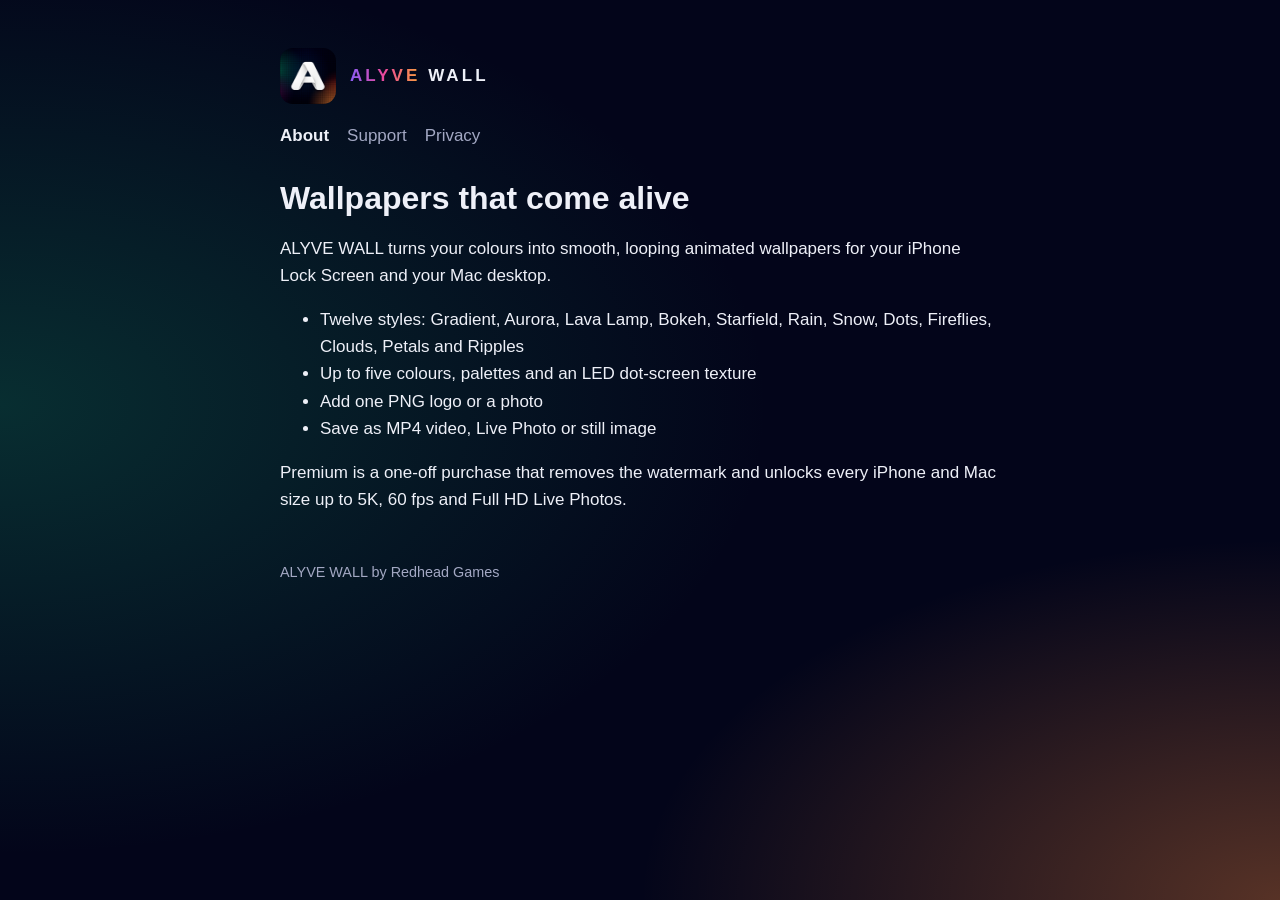
<file: docs/index.html>
<!doctype html>
<html lang="en-GB">
<head>
  <meta charset="utf-8">
  <meta name="viewport" content="width=device-width, initial-scale=1">
  <title>ALYVE WALL · Animated wallpapers for iPhone and Mac</title>
  <meta name="description" content="Make animated wallpapers for iPhone and Mac and save them as MP4 videos or Live Photos.">
  <link rel="stylesheet" href="style.css">
  <link rel="icon" href="icon.png">
</head>
<body>
<main>
  <a class="brand" href="index.html"><img src="icon.png" alt=""><span><b>ALYVE</b> WALL</span></a>
  <nav aria-label="Pages"><a href="index.html" aria-current="page">About</a><a href="support.html">Support</a><a href="privacy.html">Privacy</a></nav>
  <h1>Wallpapers that come alive</h1>
  <p>ALYVE WALL turns your colours into smooth, looping animated wallpapers for your iPhone Lock Screen and your Mac desktop.</p>
  <ul>
    <li>Twelve styles: Gradient, Aurora, Lava Lamp, Bokeh, Starfield, Rain, Snow, Dots, Fireflies, Clouds, Petals and Ripples</li>
    <li>Up to five colours, palettes and an LED dot-screen texture</li>
    <li>Add one PNG logo or a photo</li>
    <li>Save as MP4 video, Live Photo or still image</li>
  </ul>
  <p>Premium is a one-off purchase that removes the watermark and unlocks every iPhone and Mac size up to 5K, 60 fps and Full HD Live Photos.</p>
  <footer>ALYVE WALL by Redhead Games</footer>
</main>
</body>
</html>
</file>
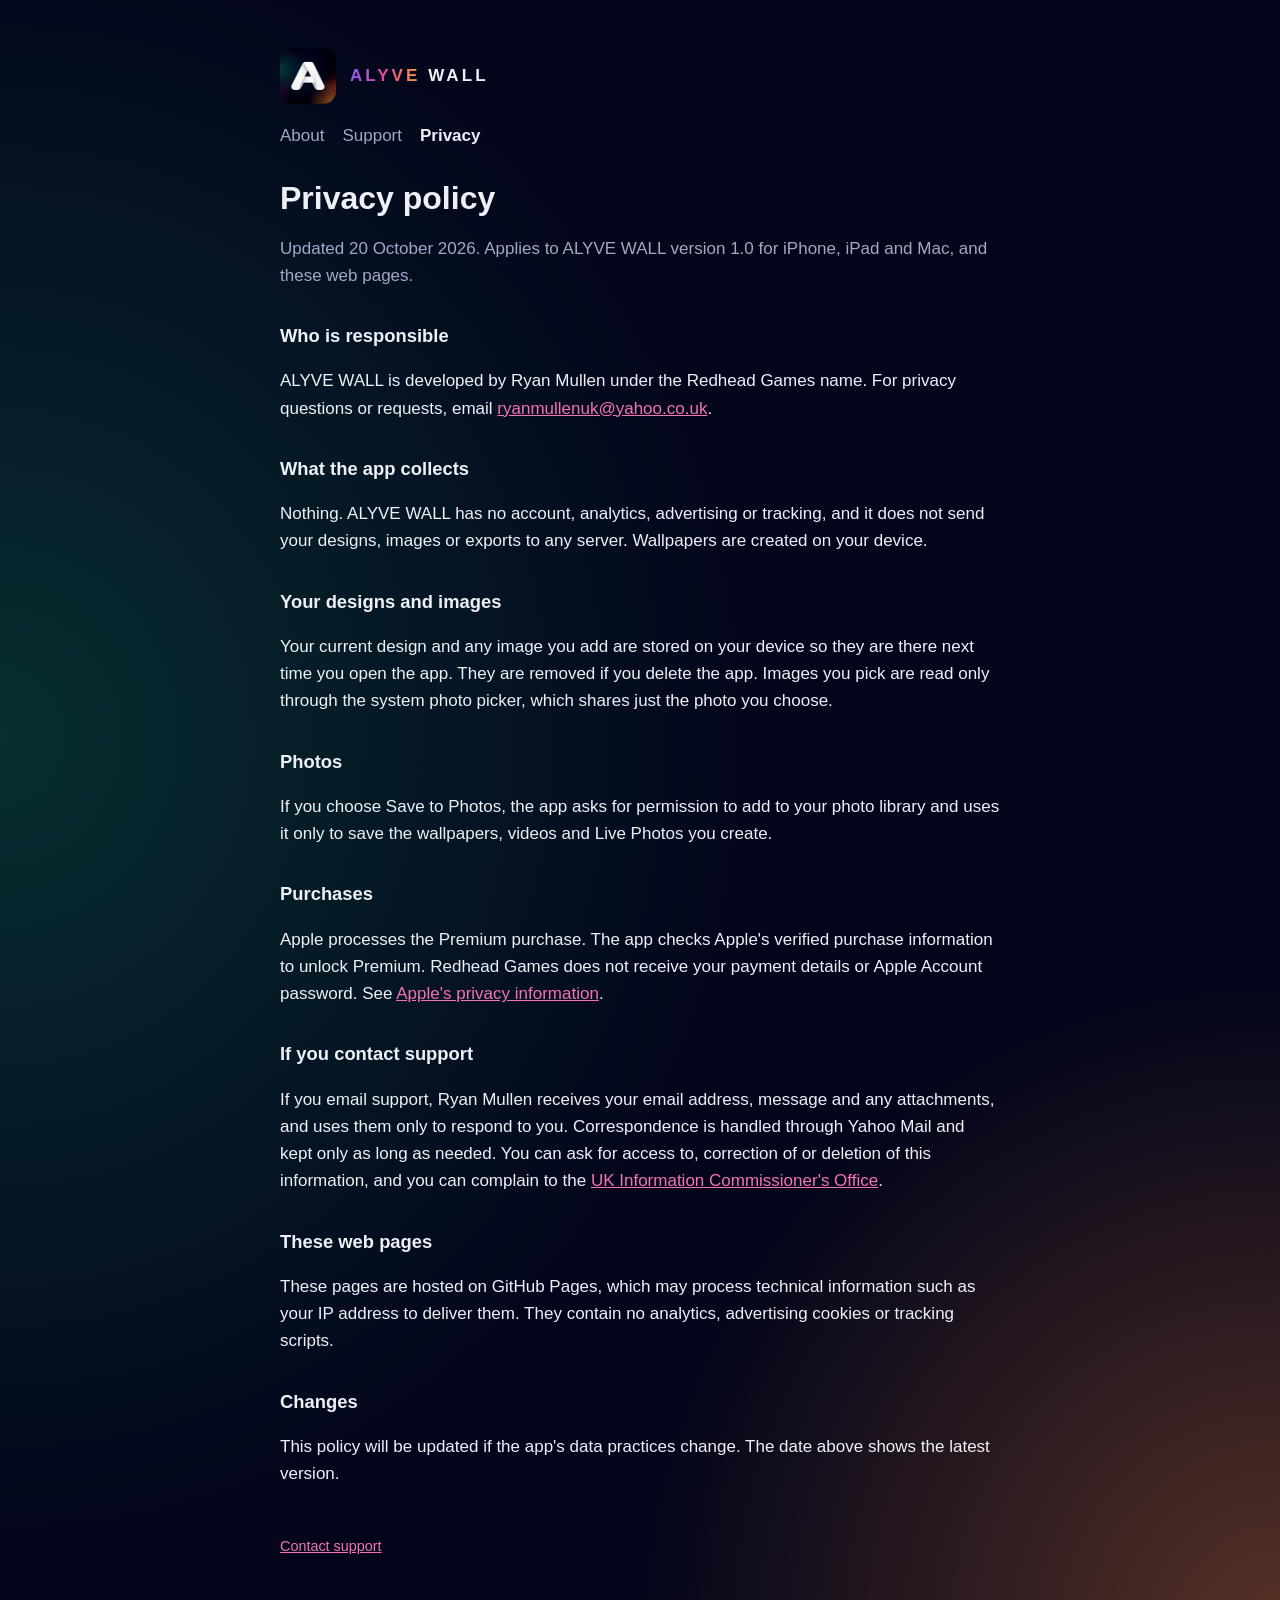
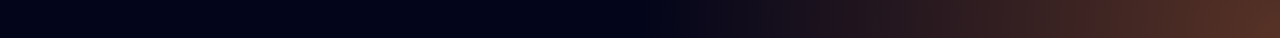
<file: docs/privacy.html>
<!doctype html>
<html lang="en-GB">
<head>
  <meta charset="utf-8">
  <meta name="viewport" content="width=device-width, initial-scale=1">
  <title>ALYVE WALL privacy policy</title>
  <meta name="description" content="How ALYVE WALL handles your data: it doesn't collect any.">
  <link rel="stylesheet" href="style.css">
  <link rel="icon" href="icon.png">
</head>
<body>
<main>
  <a class="brand" href="index.html"><img src="icon.png" alt=""><span><b>ALYVE</b> WALL</span></a>
  <nav aria-label="Pages"><a href="index.html">About</a><a href="support.html">Support</a><a href="privacy.html" aria-current="page">Privacy</a></nav>
  <h1>Privacy policy</h1>
  <p class="muted">Updated 20 October 2026. Applies to ALYVE WALL version 1.0 for iPhone, iPad and Mac, and these web pages.</p>
  <h2>Who is responsible</h2>
  <p>ALYVE WALL is developed by Ryan Mullen under the Redhead Games name. For privacy questions or requests, email <a href="mailto:ryanmullenuk@yahoo.co.uk">ryanmullenuk@yahoo.co.uk</a>.</p>
  <h2>What the app collects</h2>
  <p>Nothing. ALYVE WALL has no account, analytics, advertising or tracking, and it does not send your designs, images or exports to any server. Wallpapers are created on your device.</p>
  <h2>Your designs and images</h2>
  <p>Your current design and any image you add are stored on your device so they are there next time you open the app. They are removed if you delete the app. Images you pick are read only through the system photo picker, which shares just the photo you choose.</p>
  <h2>Photos</h2>
  <p>If you choose Save to Photos, the app asks for permission to add to your photo library and uses it only to save the wallpapers, videos and Live Photos you create.</p>
  <h2>Purchases</h2>
  <p>Apple processes the Premium purchase. The app checks Apple's verified purchase information to unlock Premium. Redhead Games does not receive your payment details or Apple Account password. See <a href="https://www.apple.com/legal/privacy/">Apple's privacy information</a>.</p>
  <h2>If you contact support</h2>
  <p>If you email support, Ryan Mullen receives your email address, message and any attachments, and uses them only to respond to you. Correspondence is handled through Yahoo Mail and kept only as long as needed. You can ask for access to, correction of or deletion of this information, and you can complain to the <a href="https://ico.org.uk/make-a-complaint/">UK Information Commissioner's Office</a>.</p>
  <h2>These web pages</h2>
  <p>These pages are hosted on GitHub Pages, which may process technical information such as your IP address to deliver them. They contain no analytics, advertising cookies or tracking scripts.</p>
  <h2>Changes</h2>
  <p>This policy will be updated if the app's data practices change. The date above shows the latest version.</p>
  <footer><a href="support.html">Contact support</a></footer>
</main>
</body>
</html>
</file>
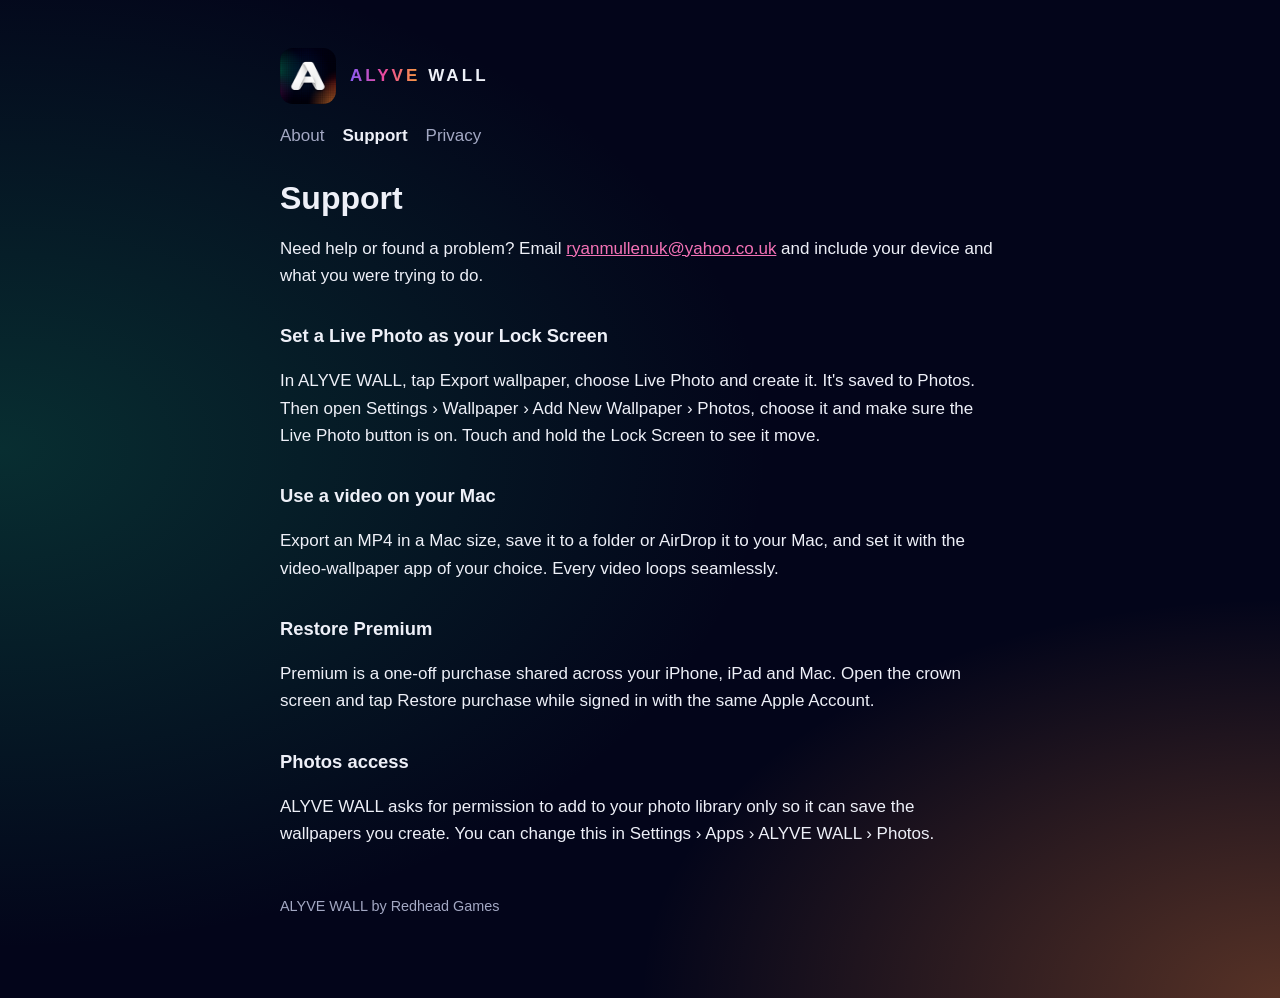
<file: docs/support.html>
<!doctype html>
<html lang="en-GB">
<head>
  <meta charset="utf-8">
  <meta name="viewport" content="width=device-width, initial-scale=1">
  <title>ALYVE WALL support</title>
  <meta name="description" content="Help with ALYVE WALL, the animated wallpaper app for iPhone and Mac.">
  <link rel="stylesheet" href="style.css">
  <link rel="icon" href="icon.png">
</head>
<body>
<main>
  <a class="brand" href="index.html"><img src="icon.png" alt=""><span><b>ALYVE</b> WALL</span></a>
  <nav aria-label="Pages"><a href="index.html">About</a><a href="support.html" aria-current="page">Support</a><a href="privacy.html">Privacy</a></nav>
  <h1>Support</h1>
  <p>Need help or found a problem? Email <a href="mailto:ryanmullenuk@yahoo.co.uk?subject=ALYVE%20WALL">ryanmullenuk@yahoo.co.uk</a> and include your device and what you were trying to do.</p>
  <h2>Set a Live Photo as your Lock Screen</h2>
  <p>In ALYVE WALL, tap Export wallpaper, choose Live Photo and create it. It's saved to Photos. Then open Settings › Wallpaper › Add New Wallpaper › Photos, choose it and make sure the Live Photo button is on. Touch and hold the Lock Screen to see it move.</p>
  <h2>Use a video on your Mac</h2>
  <p>Export an MP4 in a Mac size, save it to a folder or AirDrop it to your Mac, and set it with the video-wallpaper app of your choice. Every video loops seamlessly.</p>
  <h2>Restore Premium</h2>
  <p>Premium is a one-off purchase shared across your iPhone, iPad and Mac. Open the crown screen and tap Restore purchase while signed in with the same Apple Account.</p>
  <h2>Photos access</h2>
  <p>ALYVE WALL asks for permission to add to your photo library only so it can save the wallpapers you create. You can change this in Settings › Apps › ALYVE WALL › Photos.</p>
  <footer>ALYVE WALL by Redhead Games</footer>
</main>
</body>
</html>
</file>
<file: docs/style.css>
:root { color-scheme: dark; --bg: #03051a; --text: #eef0f8; --muted: #a3a8c3; --accent: #ec4899; }
* { box-sizing: border-box; }
body { margin: 0; background: radial-gradient(60% 50% at 0% 45%, #12805f55, transparent), radial-gradient(50% 40% at 100% 100%, #ff8c3e55, transparent), var(--bg);
  color: var(--text); font: 17px/1.6 -apple-system, BlinkMacSystemFont, "SF Pro Text", "Helvetica Neue", sans-serif; min-height: 100vh; }
main { max-width: 760px; margin: 0 auto; padding: 48px 20px 80px; }
.brand { display: flex; align-items: center; gap: 14px; text-decoration: none; color: var(--text); font-weight: 800; letter-spacing: .18em; }
.brand img { width: 56px; height: 56px; border-radius: 13px; }
.brand span b { background: linear-gradient(90deg, #8b5cf6, #ec4899, #fa9f3d); -webkit-background-clip: text; background-clip: text; color: transparent; }
nav { margin: 18px 0 30px; display: flex; gap: 18px; }
nav a { color: var(--muted); text-decoration: none; }
nav a[aria-current] { color: var(--text); font-weight: 600; }
h1 { font-size: 2rem; line-height: 1.2; margin: 0 0 8px; }
h2 { font-size: 1.15rem; margin: 32px 0 6px; }
a { color: #f472b6; }
.muted { color: var(--muted); }
footer { margin-top: 48px; color: var(--muted); font-size: .9rem; }
</file>
